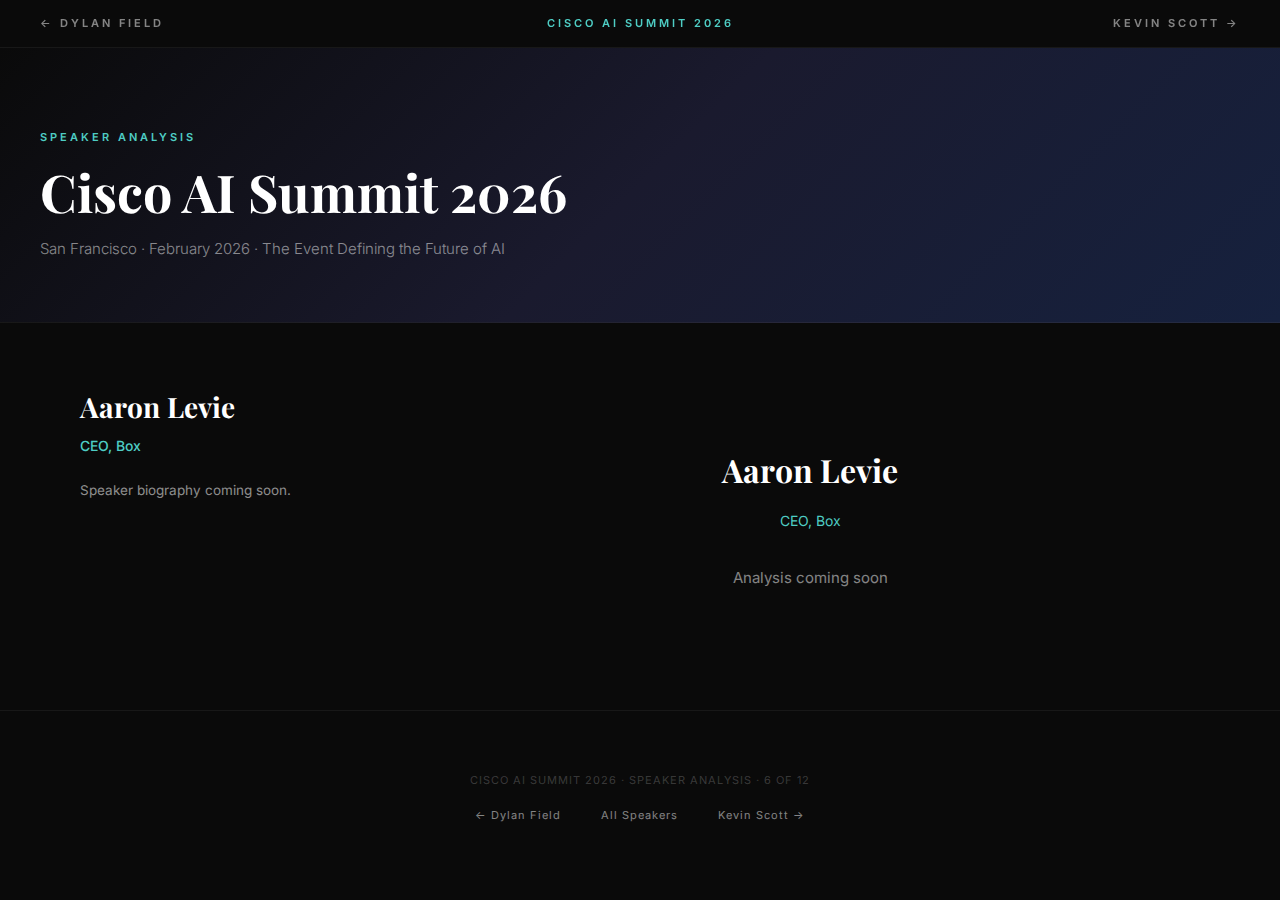
<file: speakers/aaron-levie.html>
<!DOCTYPE html>
<html lang="en">
<head>
<meta charset="UTF-8">
<meta name="viewport" content="width=device-width, initial-scale=1.0">
<title>Cisco AI Summit 2026 — Aaron Levie</title>
<link rel="stylesheet" href="../css/shared.css">
</head>
<body>

<div class="top-bar">
  <div class="nav-prev"><a href="dylan-field.html">← <span class="speaker-label">Dylan Field</span></a></div>
  <div class="nav-center"><a href="../index.html">Cisco AI Summit 2026</a></div>
  <div class="nav-next"><a href="kevin-scott.html"><span class="speaker-label">Kevin Scott</span> →</a></div>
</div>

<div class="hero">
  <div class="hero-label">Speaker Analysis</div>
  <h1>Cisco AI Summit 2026</h1>
  <div class="subtitle">San Francisco · February 2026 · The Event Defining the Future of AI</div>
</div>

<div class="content-wrap">
  <aside class="sidebar">
    <div class="sidebar-inner">
      <div class="speaker-name">Aaron Levie</div>
      <div class="speaker-role">CEO, Box</div>
      <div class="speaker-bio">Speaker biography coming soon.</div>
    </div>
  </aside>

  <div class="coming-soon">
    <h2>Aaron Levie</h2>
    <div class="cs-role">CEO, Box</div>
    <div class="cs-msg">Analysis coming soon</div>
  </div>
</div>

<div class="footer">
  CISCO AI SUMMIT 2026 · SPEAKER ANALYSIS · 6 OF 12
  <div class="footer-nav">
    <a href="dylan-field.html">← Dylan Field</a>
    <a href="../index.html">All Speakers</a>
    <a href="kevin-scott.html">Kevin Scott →</a>
  </div>
</div>

</body>
</html>
</file>
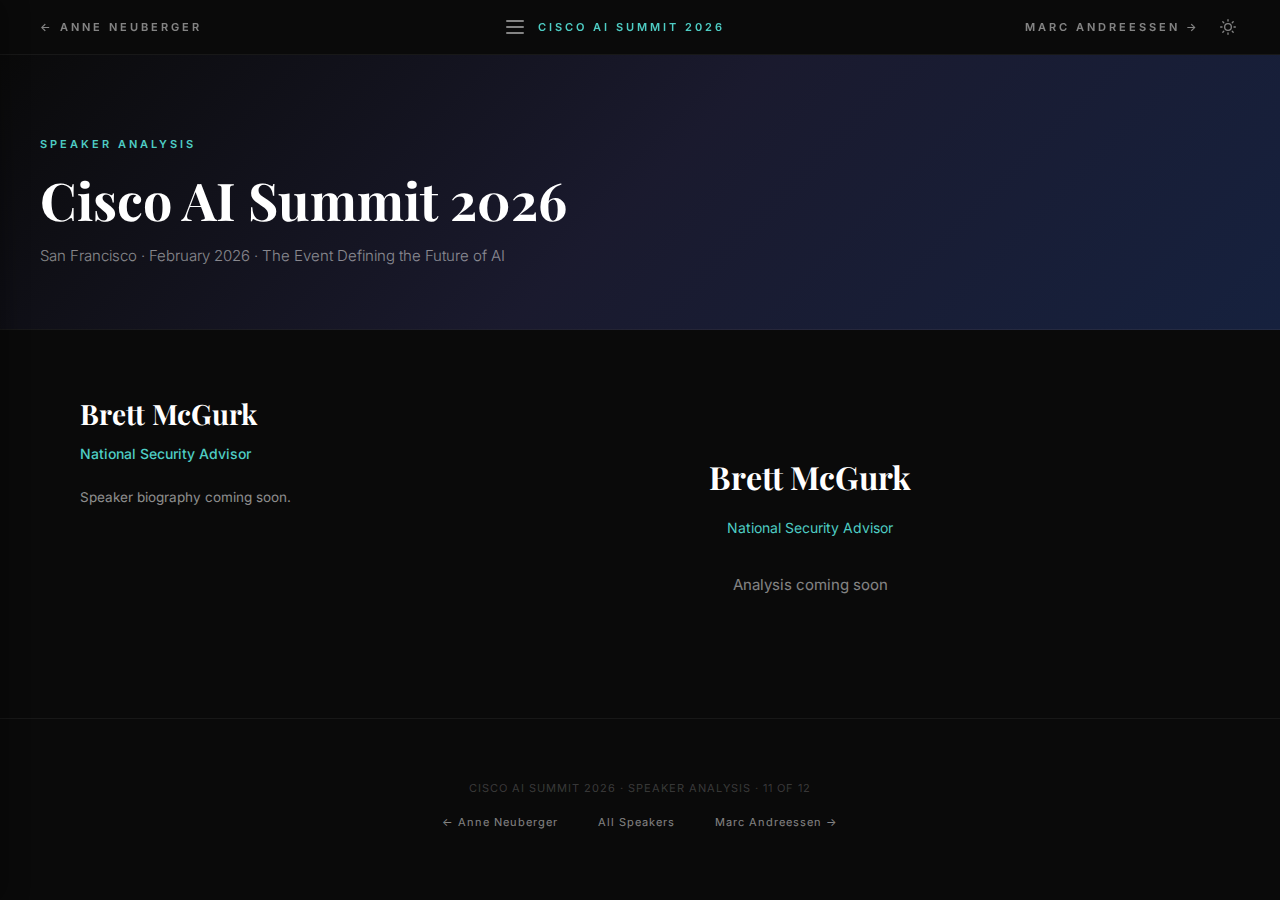
<file: speakers/brett-mcgurk.html>
<!DOCTYPE html>
<html lang="en">
<head>
<meta charset="UTF-8">
<meta name="viewport" content="width=device-width, initial-scale=1.0">
<title>Cisco AI Summit 2026 — Brett McGurk</title>
<link rel="stylesheet" href="../css/shared.css">
</head>
<body data-current-speaker="brett-mcgurk">

<div class="top-bar">
  <div class="nav-prev"><a href="anne-neuberger.html">← <span class="speaker-label">Anne Neuberger</span></a></div>
  <div class="nav-center"><a href="../index.html">Cisco AI Summit 2026</a></div>
  <div class="nav-next"><a href="marc-andreessen.html"><span class="speaker-label">Marc Andreessen</span> →</a></div>
</div>

<div class="hero">
  <div class="hero-label">Speaker Analysis</div>
  <h1>Cisco AI Summit 2026</h1>
  <div class="subtitle">San Francisco · February 2026 · The Event Defining the Future of AI</div>
</div>

<div class="content-wrap">
  <aside class="sidebar">
    <div class="sidebar-inner">
      <div class="speaker-name">Brett McGurk</div>
      <div class="speaker-role">National Security Advisor</div>
      <div class="speaker-bio">Speaker biography coming soon.</div>
    </div>
  </aside>

  <div class="coming-soon">
    <h2>Brett McGurk</h2>
    <div class="cs-role">National Security Advisor</div>
    <div class="cs-msg">Analysis coming soon</div>
  </div>
</div>

<div class="footer">
  CISCO AI SUMMIT 2026 · SPEAKER ANALYSIS · 11 OF 12
  <div class="footer-nav">
    <a href="anne-neuberger.html">← Anne Neuberger</a>
    <a href="../index.html">All Speakers</a>
    <a href="marc-andreessen.html">Marc Andreessen →</a>
  </div>
</div>

<script src="../js/shared.js"></script>
</body>
</html>
</file>
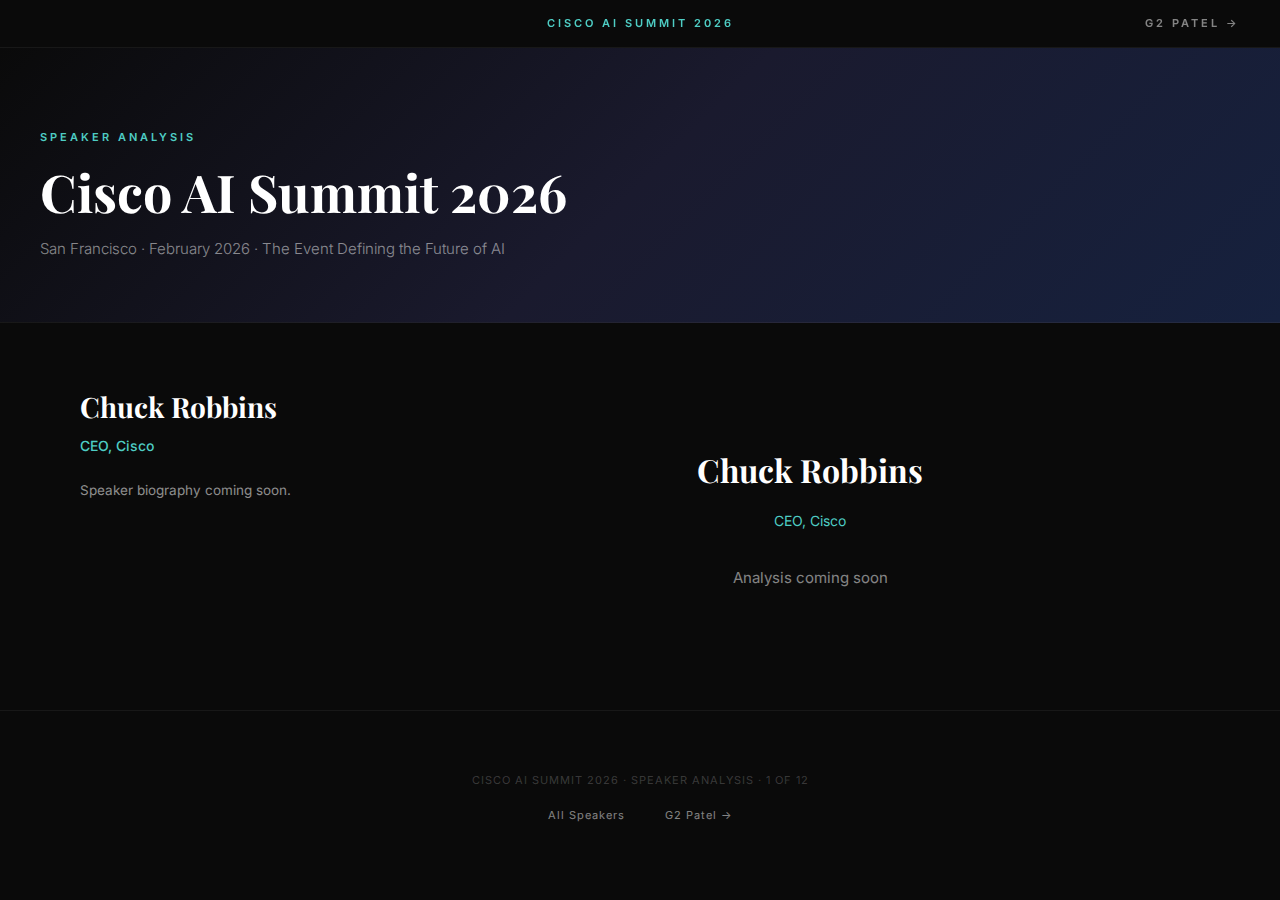
<file: speakers/chuck-robbins.html>
<!DOCTYPE html>
<html lang="en">
<head>
<meta charset="UTF-8">
<meta name="viewport" content="width=device-width, initial-scale=1.0">
<title>Cisco AI Summit 2026 — Chuck Robbins</title>
<link rel="stylesheet" href="../css/shared.css">
</head>
<body>

<div class="top-bar">
  <div class="nav-prev"></div>
  <div class="nav-center"><a href="../index.html">Cisco AI Summit 2026</a></div>
  <div class="nav-next"><a href="g2-patel.html"><span class="speaker-label">G2 Patel</span> →</a></div>
</div>

<div class="hero">
  <div class="hero-label">Speaker Analysis</div>
  <h1>Cisco AI Summit 2026</h1>
  <div class="subtitle">San Francisco · February 2026 · The Event Defining the Future of AI</div>
</div>

<div class="content-wrap">
  <aside class="sidebar">
    <div class="sidebar-inner">
      <div class="speaker-name">Chuck Robbins</div>
      <div class="speaker-role">CEO, Cisco</div>
      <div class="speaker-bio">Speaker biography coming soon.</div>
    </div>
  </aside>

  <div class="coming-soon">
    <h2>Chuck Robbins</h2>
    <div class="cs-role">CEO, Cisco</div>
    <div class="cs-msg">Analysis coming soon</div>
  </div>
</div>

<div class="footer">
  CISCO AI SUMMIT 2026 · SPEAKER ANALYSIS · 1 OF 12
  <div class="footer-nav">
    
    <a href="../index.html">All Speakers</a>
    <a href="g2-patel.html">G2 Patel →</a>
  </div>
</div>

</body>
</html>
</file>
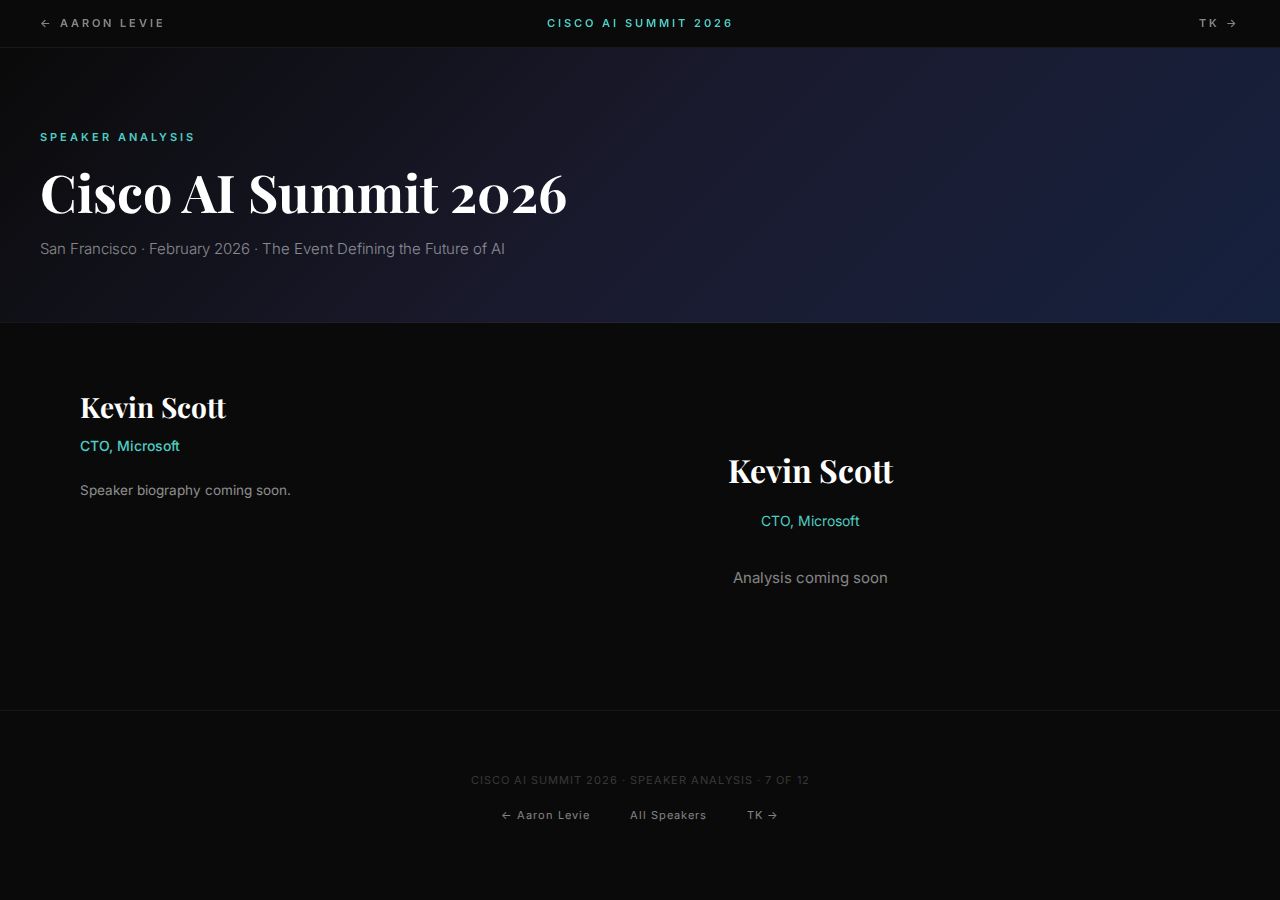
<file: speakers/kevin-scott.html>
<!DOCTYPE html>
<html lang="en">
<head>
<meta charset="UTF-8">
<meta name="viewport" content="width=device-width, initial-scale=1.0">
<title>Cisco AI Summit 2026 — Kevin Scott</title>
<link rel="stylesheet" href="../css/shared.css">
</head>
<body>

<div class="top-bar">
  <div class="nav-prev"><a href="aaron-levie.html">← <span class="speaker-label">Aaron Levie</span></a></div>
  <div class="nav-center"><a href="../index.html">Cisco AI Summit 2026</a></div>
  <div class="nav-next"><a href="tk-humane.html"><span class="speaker-label">TK</span> →</a></div>
</div>

<div class="hero">
  <div class="hero-label">Speaker Analysis</div>
  <h1>Cisco AI Summit 2026</h1>
  <div class="subtitle">San Francisco · February 2026 · The Event Defining the Future of AI</div>
</div>

<div class="content-wrap">
  <aside class="sidebar">
    <div class="sidebar-inner">
      <div class="speaker-name">Kevin Scott</div>
      <div class="speaker-role">CTO, Microsoft</div>
      <div class="speaker-bio">Speaker biography coming soon.</div>
    </div>
  </aside>

  <div class="coming-soon">
    <h2>Kevin Scott</h2>
    <div class="cs-role">CTO, Microsoft</div>
    <div class="cs-msg">Analysis coming soon</div>
  </div>
</div>

<div class="footer">
  CISCO AI SUMMIT 2026 · SPEAKER ANALYSIS · 7 OF 12
  <div class="footer-nav">
    <a href="aaron-levie.html">← Aaron Levie</a>
    <a href="../index.html">All Speakers</a>
    <a href="tk-humane.html">TK →</a>
  </div>
</div>

</body>
</html>
</file>
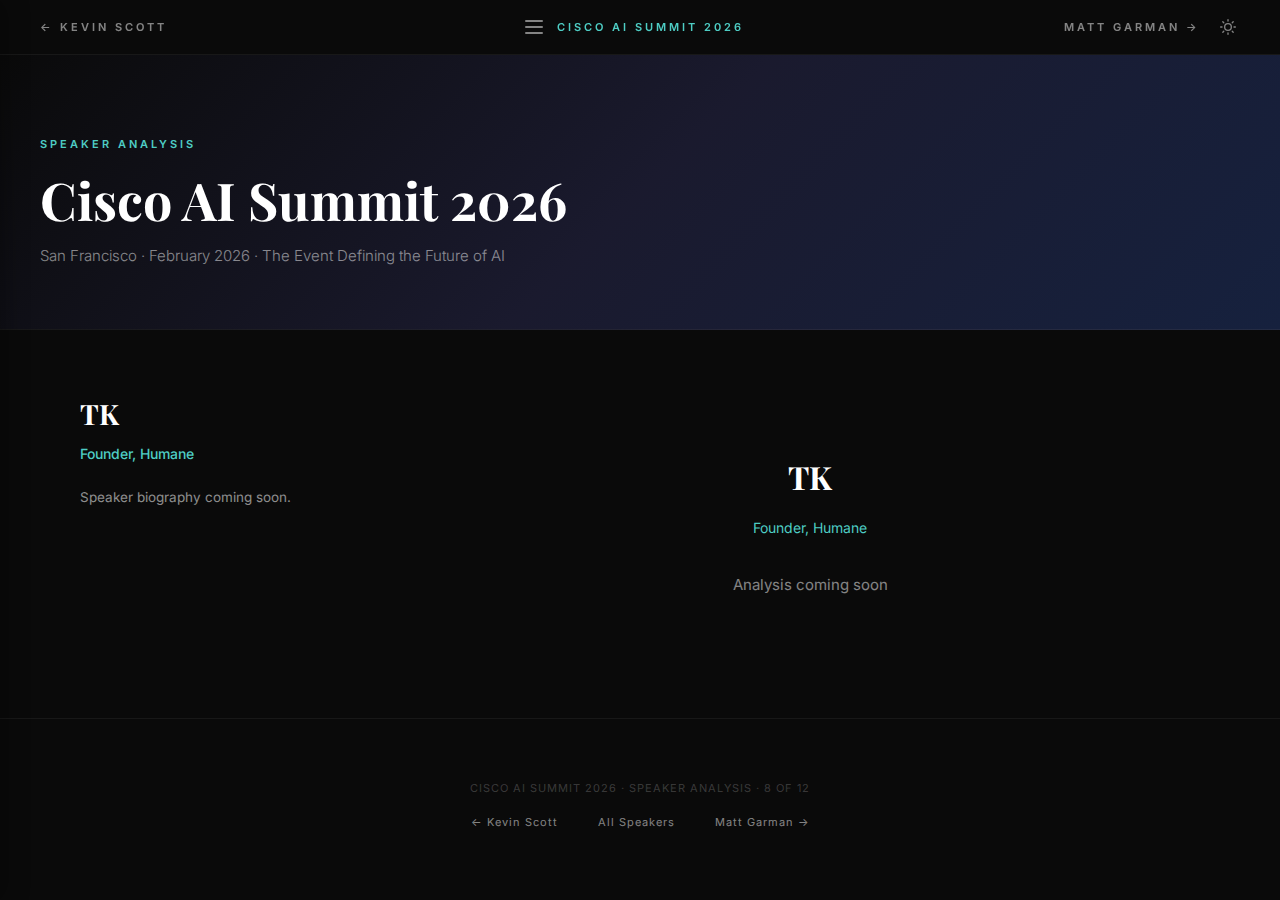
<file: speakers/tk-humane.html>
<!DOCTYPE html>
<html lang="en">
<head>
<meta charset="UTF-8">
<meta name="viewport" content="width=device-width, initial-scale=1.0">
<title>Cisco AI Summit 2026 — TK</title>
<link rel="stylesheet" href="../css/shared.css">
</head>
<body data-current-speaker="tk-humane">

<div class="top-bar">
  <div class="nav-prev"><a href="kevin-scott.html">← <span class="speaker-label">Kevin Scott</span></a></div>
  <div class="nav-center"><a href="../index.html">Cisco AI Summit 2026</a></div>
  <div class="nav-next"><a href="matt-garman.html"><span class="speaker-label">Matt Garman</span> →</a></div>
</div>

<div class="hero">
  <div class="hero-label">Speaker Analysis</div>
  <h1>Cisco AI Summit 2026</h1>
  <div class="subtitle">San Francisco · February 2026 · The Event Defining the Future of AI</div>
</div>

<div class="content-wrap">
  <aside class="sidebar">
    <div class="sidebar-inner">
      <div class="speaker-name">TK</div>
      <div class="speaker-role">Founder, Humane</div>
      <div class="speaker-bio">Speaker biography coming soon.</div>
    </div>
  </aside>

  <div class="coming-soon">
    <h2>TK</h2>
    <div class="cs-role">Founder, Humane</div>
    <div class="cs-msg">Analysis coming soon</div>
  </div>
</div>

<div class="footer">
  CISCO AI SUMMIT 2026 · SPEAKER ANALYSIS · 8 OF 12
  <div class="footer-nav">
    <a href="kevin-scott.html">← Kevin Scott</a>
    <a href="../index.html">All Speakers</a>
    <a href="matt-garman.html">Matt Garman →</a>
  </div>
</div>

<script src="../js/shared.js"></script>
</body>
</html>
</file>
<file: css/shared.css>
@import url('https://fonts.googleapis.com/css2?family=Inter:wght@300;400;500;600;700&family=Playfair+Display:ital,wght@0,700;1,400&display=swap');

/* ── CSS Variables ── */
:root {
  --bg: #0a0a0a;
  --bg-card: #111;
  --text-primary: #e8e8e8;
  --text-heading: #fff;
  --text-body: rgba(255,255,255,0.75);
  --text-muted: rgba(255,255,255,0.5);
  --text-faint: rgba(255,255,255,0.2);
  --text-nav: rgba(255,255,255,0.45);
  --text-bio: rgba(255,255,255,0.55);
  --text-thesis: rgba(255,255,255,0.6);
  --border: rgba(255,255,255,0.06);
  --border-subtle: rgba(255,255,255,0.04);
  --border-hover: rgba(255,255,255,0.08);
  --accent: #4ecdc4;
  --accent-bg: rgba(78, 205, 196, 0.05);
  --accent-border: rgba(78, 205, 196, 0.12);
  --accent-glow: rgba(78, 205, 196, 0.4);
  --accent-heading-bg: rgba(78, 205, 196, 0.15);
  --topbar-bg: rgba(10, 10, 10, 0.85);
  --hero-gradient: linear-gradient(135deg, #0a0a0a 0%, #1a1a2e 50%, #16213e 100%);
  --card-shadow: none;
  --card-hover-shadow: 0 8px 32px rgba(78, 205, 196, 0.08);
  --menu-bg: #111;
  --overlay-bg: rgba(0,0,0,0.5);
  --img-brightness: 0.65;
  --img-brightness-hover: 0.85;
}

[data-theme="light"] {
  --bg: #f5f5f5;
  --bg-card: #fff;
  --text-primary: #2a2a2a;
  --text-heading: #111;
  --text-body: rgba(0,0,0,0.72);
  --text-muted: rgba(0,0,0,0.5);
  --text-faint: rgba(0,0,0,0.15);
  --text-nav: rgba(0,0,0,0.45);
  --text-bio: rgba(0,0,0,0.55);
  --text-thesis: rgba(0,0,0,0.55);
  --border: rgba(0,0,0,0.1);
  --border-subtle: rgba(0,0,0,0.05);
  --border-hover: rgba(0,0,0,0.15);
  --accent: #2ba89e;
  --accent-bg: rgba(43, 168, 158, 0.07);
  --accent-border: rgba(43, 168, 158, 0.25);
  --accent-heading-bg: rgba(43, 168, 158, 0.15);
  --accent-glow: rgba(43, 168, 158, 0.3);
  --topbar-bg: rgba(245, 245, 245, 0.9);
  --hero-gradient: linear-gradient(135deg, #f5f5f5 0%, #e8e8f0 50%, #dde4ee 100%);
  --card-shadow: 0 1px 3px rgba(0,0,0,0.06);
  --card-hover-shadow: 0 8px 32px rgba(0,0,0,0.1);
  --menu-bg: #fff;
  --overlay-bg: rgba(0,0,0,0.3);
  --img-brightness: 0.75;
  --img-brightness-hover: 0.95;
}

* { margin: 0; padding: 0; box-sizing: border-box; }
html { scroll-behavior: smooth; }

body {
  font-family: 'Inter', sans-serif;
  background: var(--bg);
  color: var(--text-primary);
  line-height: 1.7;
  -webkit-font-smoothing: antialiased;
  transition: background-color 0.3s, color 0.3s;
}

/* ── Sticky top bar (speaker nav) ── */
.top-bar {
  position: sticky;
  top: 0;
  z-index: 100;
  background: var(--topbar-bg);
  backdrop-filter: blur(12px);
  border-bottom: 1px solid var(--border);
  padding: 14px 40px;
  font-size: 11px;
  letter-spacing: 3px;
  text-transform: uppercase;
  color: var(--text-muted);
  font-weight: 600;
  display: flex;
  align-items: center;
  justify-content: space-between;
  transition: background-color 0.3s, border-color 0.3s, color 0.3s;
}
.top-bar a {
  color: var(--text-muted);
  text-decoration: none;
  transition: color 0.2s;
}
.top-bar a:hover { color: var(--accent); }
.top-bar .nav-prev,
.top-bar .nav-next {
  min-width: 160px;
}
.top-bar .nav-prev { text-align: left; }
.top-bar .nav-next {
  text-align: right;
  display: flex;
  align-items: center;
  justify-content: flex-end;
  gap: 16px;
}
.top-bar .nav-center a { color: var(--accent); }
.top-bar .nav-center {
  text-align: center;
  display: flex;
  align-items: center;
  gap: 10px;
}
.top-bar.overview-bar { justify-content: center; position: relative; }
.top-bar.overview-bar span { color: var(--accent); }
.top-bar.overview-bar .nav-center {
  display: flex;
  align-items: center;
  gap: 10px;
}

/* ── Burger Button ── */
.burger-btn {
  background: none;
  border: none;
  color: var(--text-muted);
  cursor: pointer;
  padding: 4px;
  display: flex;
  align-items: center;
  transition: color 0.2s;
}
.burger-btn:hover { color: var(--accent); }

/* ── Theme Toggle ── */
.theme-toggle {
  background: none;
  border: none;
  color: var(--text-muted);
  cursor: pointer;
  padding: 4px;
  display: flex;
  align-items: center;
  transition: color 0.2s;
}
.theme-toggle:hover { color: var(--accent); }

/* ── Menu Overlay & Panel ── */
.menu-overlay {
  position: fixed;
  inset: 0;
  background: var(--overlay-bg);
  z-index: 200;
  opacity: 0;
  pointer-events: none;
  transition: opacity 0.3s;
}
.menu-overlay.open {
  opacity: 1;
  pointer-events: all;
}
.menu-panel {
  position: fixed;
  top: 0;
  left: 0;
  bottom: 0;
  width: 300px;
  max-width: 85vw;
  background: var(--menu-bg);
  z-index: 201;
  transform: translateX(-100%);
  transition: transform 0.3s ease, background-color 0.3s;
  box-shadow: 4px 0 24px rgba(0,0,0,0.3);
  overflow-y: auto;
}
.menu-panel.open { transform: translateX(0); }
.menu-header {
  display: flex;
  align-items: center;
  justify-content: space-between;
  padding: 20px 24px;
  border-bottom: 1px solid var(--border);
}
.menu-title {
  font-size: 10px;
  letter-spacing: 3px;
  text-transform: uppercase;
  color: var(--text-muted);
  font-weight: 700;
}
.menu-close {
  background: none;
  border: none;
  color: var(--text-muted);
  cursor: pointer;
  padding: 4px;
  display: flex;
  align-items: center;
  transition: color 0.2s;
}
.menu-close:hover { color: var(--accent); }
.menu-list {
  padding: 12px 0;
}
.menu-item {
  display: block;
  padding: 10px 24px 10px 22px;
  text-decoration: none;
  border-left: 2px solid transparent;
  transition: all 0.2s;
}
.menu-item:hover {
  border-left-color: var(--border-hover);
  background: var(--accent-bg);
}
.menu-item.active {
  border-left-color: var(--accent);
  background: var(--accent-bg);
}
.menu-item-name {
  display: block;
  font-size: 13px;
  font-weight: 600;
  color: var(--text-body);
  transition: color 0.2s;
}
.menu-item.active .menu-item-name { color: var(--accent); }
.menu-item:hover .menu-item-name { color: var(--text-heading); }
.menu-item-role {
  display: block;
  font-size: 11px;
  color: var(--text-muted);
  margin-top: 1px;
}
.menu-item-overview {
  margin-bottom: 8px;
  padding-bottom: 14px;
  border-bottom: 1px solid var(--border);
}

/* ── Hero ── */
.hero {
  padding: 80px 40px 60px;
  background: var(--hero-gradient);
  border-bottom: 1px solid var(--border);
  transition: border-color 0.3s;
}
.hero-label {
  font-size: 11px;
  letter-spacing: 3px;
  text-transform: uppercase;
  color: var(--accent);
  margin-bottom: 16px;
  font-weight: 600;
}
.hero h1 {
  font-family: 'Playfair Display', serif;
  font-size: clamp(32px, 5vw, 52px);
  font-weight: 700;
  line-height: 1.15;
  color: var(--text-heading);
  max-width: 700px;
  transition: color 0.3s;
}
.hero .subtitle {
  font-size: 15px;
  color: var(--text-muted);
  margin-top: 14px;
  font-weight: 300;
}

/* ── Two-column layout ── */
.content-wrap {
  display: flex;
  max-width: 1200px;
  margin: 0 auto;
  padding: 0 40px;
  gap: 60px;
}

/* ── Left sidebar ── */
.sidebar {
  width: 280px;
  flex-shrink: 0;
  padding-top: 60px;
}
.sidebar-inner {
  position: sticky;
  top: 60px;
}
.speaker-name {
  font-family: 'Playfair Display', serif;
  font-size: 28px;
  font-weight: 700;
  color: var(--text-heading);
  margin-bottom: 4px;
  transition: color 0.3s;
}
.speaker-role {
  font-size: 14px;
  color: var(--accent);
  font-weight: 500;
  margin-bottom: 20px;
}
.speaker-bio {
  font-size: 13.5px;
  color: var(--text-bio);
  line-height: 1.8;
  margin-bottom: 24px;
  transition: color 0.3s;
}

/* ── Video link ── */
.video-link {
  display: block;
  text-decoration: none;
  margin-bottom: 28px;
}
.video-thumb {
  position: relative;
  border-radius: 8px;
  overflow: hidden;
  aspect-ratio: 16/9;
}
.video-thumb img {
  width: 100%;
  height: 100%;
  object-fit: cover;
  filter: brightness(0.7);
  transition: filter 0.3s ease;
}
.video-link:hover .video-thumb img { filter: brightness(0.9); }
.play-overlay {
  position: absolute;
  top: 50%;
  left: 50%;
  transform: translate(-50%, -50%);
  width: 48px;
  height: 48px;
  background: rgba(0,0,0,0.6);
  border-radius: 50%;
  display: flex;
  align-items: center;
  justify-content: center;
  transition: background 0.2s;
}
.video-link:hover .play-overlay { background: rgba(78, 205, 196, 0.8); }
.play-overlay svg { margin-left: 3px; }
.video-time {
  position: absolute;
  bottom: 6px;
  right: 6px;
  background: rgba(0,0,0,0.8);
  color: #fff;
  font-size: 11px;
  padding: 2px 6px;
  border-radius: 4px;
  font-weight: 500;
}
.video-label {
  display: block;
  font-size: 11px;
  color: var(--text-muted);
  margin-top: 8px;
}

/* ── Sidebar nav ── */
.sidebar-nav {
  opacity: 1;
  transform: translateY(0);
  pointer-events: all;
}
.divider {
  height: 1px;
  background: var(--border-hover);
  margin-bottom: 20px;
  transition: background-color 0.3s;
}
.nav-label {
  font-size: 10px;
  letter-spacing: 3px;
  text-transform: uppercase;
  color: var(--text-faint);
  margin-bottom: 14px;
  font-weight: 700;
  transition: color 0.3s;
}
.nav-list {
  list-style: none;
  padding: 0;
}
.nav-list li {
  font-size: 12px;
  color: var(--text-nav);
  line-height: 1.55;
  padding: 7px 0 7px 14px;
  position: relative;
  cursor: pointer;
  transition: all 0.4s cubic-bezier(0.22, 1, 0.36, 1);
  border-left: 2px solid var(--border);
  transform: translateX(0);
}
.nav-list li:hover { color: var(--text-body); }
.nav-list li.active {
  color: var(--text-heading);
  font-weight: 600;
  border-left-color: var(--accent);
  transform: translateX(4px);
}
.nav-list li.active::after {
  content: '';
  position: absolute;
  left: -2px;
  top: 0;
  bottom: 0;
  width: 2px;
  background: var(--accent);
  box-shadow: 0 0 8px var(--accent-glow);
}

/* ── Right content ── */
.main-content {
  flex: 1;
  min-width: 0;
  padding: 60px 0 60vh;
}

/* ── TL;DR ── */
.tldr-opener {
  margin-bottom: 56px;
  padding-bottom: 48px;
  border-bottom: 1px solid var(--border);
  transition: border-color 0.3s;
}
.tldr-opener .label {
  font-size: 11px;
  letter-spacing: 3px;
  text-transform: uppercase;
  color: var(--accent);
  margin-bottom: 20px;
  font-weight: 700;
}
.tldr-opener ul {
  list-style: none;
  padding: 0;
}
.tldr-opener li {
  font-size: 15px;
  color: var(--text-body);
  line-height: 1.75;
  padding: 10px 0 10px 20px;
  position: relative;
  border-bottom: 1px solid var(--border-subtle);
  cursor: pointer;
  transition: color 0.2s, border-color 0.3s;
}
.tldr-opener li:last-child { border-bottom: none; }
.tldr-opener li::before {
  content: '→';
  position: absolute;
  left: 0;
  color: var(--accent);
  font-weight: 600;
}
.tldr-opener li:hover { color: var(--text-heading); }

/* ── Narrative ── */
.pull-quote {
  margin: 48px 0;
  padding: 36px 0;
  border-top: 1px solid var(--border);
  border-bottom: 1px solid var(--border);
  transition: border-color 0.3s;
}
.pull-quote p {
  font-family: 'Playfair Display', serif;
  font-size: clamp(20px, 3vw, 26px);
  font-style: italic;
  line-height: 1.5;
  color: var(--text-heading);
  transition: color 0.3s;
}
.pull-quote .attribution {
  font-family: 'Inter', sans-serif;
  font-style: normal;
  font-size: 12px;
  color: var(--text-nav);
  margin-top: 14px;
}
.narrative-section {
  margin-bottom: 8px;
  scroll-margin-top: 80px;
  transition: border-color 0.6s ease, background 0.6s ease;
  border-left: 3px solid transparent;
  padding-left: 24px;
  border-radius: 4px;
}
.narrative-section.flash {
  border-left-color: var(--accent);
  background: var(--accent-bg);
}
.section-label {
  font-size: 11px;
  letter-spacing: 2px;
  text-transform: uppercase;
  color: var(--accent);
  font-weight: 700;
  margin-bottom: 14px;
  display: flex;
  align-items: center;
  gap: 10px;
}
.section-label .num {
  font-size: 10px;
  color: rgba(78, 205, 196, 0.5);
  font-weight: 600;
}
.section-label .line {
  flex: 1;
  height: 1px;
  background: var(--border);
  transition: background-color 0.3s;
}
.narrative-section p {
  font-size: 16px;
  line-height: 1.85;
  color: var(--text-body);
  margin-bottom: 24px;
  transition: color 0.3s;
}
.narrative-section strong { color: var(--text-heading); font-weight: 600; transition: color 0.3s; }
.narrative-section .highlight { color: var(--accent); font-weight: 500; }

.insight-card {
  background: var(--accent-bg);
  border: 1px solid var(--accent-border);
  border-radius: 10px;
  padding: 24px 28px;
  margin: 32px 0;
  transition: background-color 0.3s, border-color 0.3s;
}
.insight-card .label {
  font-size: 10px;
  letter-spacing: 2px;
  text-transform: uppercase;
  color: var(--accent);
  margin-bottom: 10px;
  font-weight: 600;
}
.insight-card p {
  font-size: 14px;
  color: var(--text-body);
  line-height: 1.75;
  margin-bottom: 0;
  transition: color 0.3s;
}

.footer {
  padding: 60px 40px;
  text-align: center;
  border-top: 1px solid var(--border);
  color: var(--text-faint);
  font-size: 11px;
  letter-spacing: 1px;
  transition: border-color 0.3s, color 0.3s;
}
.footer a {
  color: var(--text-muted);
  text-decoration: none;
  transition: color 0.2s;
}
.footer a:hover { color: var(--accent); }
.footer .footer-nav {
  margin-top: 16px;
  display: flex;
  justify-content: center;
  gap: 40px;
}

/* ── Overview: Sort Toggle ── */
.sort-bar {
  display: flex;
  justify-content: center;
  gap: 8px;
  padding: 24px 40px;
}
.sort-pill {
  font-size: 11px;
  letter-spacing: 2px;
  text-transform: uppercase;
  font-weight: 600;
  padding: 8px 20px;
  border-radius: 100px;
  border: 1px solid var(--accent);
  background: transparent;
  color: var(--accent);
  cursor: pointer;
  transition: all 0.2s;
}
.sort-pill.active {
  background: var(--accent);
  color: var(--bg);
}
.sort-pill:hover:not(.active) {
  background: rgba(78, 205, 196, 0.1);
}

/* ── Overview: Speaker Grid ── */
.speaker-grid {
  display: grid;
  grid-template-columns: repeat(3, 1fr);
  gap: 24px;
  max-width: 1200px;
  margin: 0 auto;
  padding: 0 40px 80px;
  transition: opacity 0.3s ease;
}
.theme-header {
  grid-column: 1 / -1;
  font-size: 11px;
  letter-spacing: 3px;
  text-transform: uppercase;
  color: var(--accent);
  font-weight: 700;
  padding: 24px 0 8px;
  border-bottom: 1px solid var(--accent-heading-bg);
  margin-bottom: 0;
}
.speaker-card {
  background: var(--bg-card);
  border: 1px solid var(--border);
  border-radius: 12px;
  overflow: hidden;
  text-decoration: none;
  transition: transform 0.3s ease, border-color 0.3s ease, box-shadow 0.3s ease, background-color 0.3s;
  display: block;
  box-shadow: var(--card-shadow);
}
.speaker-card:hover {
  transform: translateY(-4px);
  border-color: rgba(78, 205, 196, 0.2);
  box-shadow: var(--card-hover-shadow);
}
.speaker-card .card-img {
  aspect-ratio: 16/9;
  overflow: hidden;
}
.speaker-card .card-img img {
  width: 100%;
  height: 100%;
  object-fit: cover;
  filter: brightness(var(--img-brightness));
  transition: filter 0.3s;
}
.speaker-card:hover .card-img img { filter: brightness(var(--img-brightness-hover)); }
.speaker-card .card-body {
  padding: 20px;
}
.speaker-card .card-name {
  font-family: 'Playfair Display', serif;
  font-size: 18px;
  font-weight: 700;
  color: var(--text-heading);
  margin-bottom: 4px;
  transition: color 0.3s;
}
.speaker-card .card-role {
  font-size: 13px;
  color: var(--accent);
  font-weight: 500;
  margin-bottom: 8px;
}
.speaker-card .card-thesis {
  font-size: 13px;
  color: var(--text-thesis);
  line-height: 1.6;
  transition: color 0.3s;
}

/* ── Content Tabs (Narrative / Quick Take) ── */
.content-tabs {
  display: flex;
  gap: 0;
  margin-bottom: 48px;
  border-bottom: 1px solid var(--border-hover);
  transition: border-color 0.3s;
  position: sticky;
  top: 47px;
  z-index: 50;
  background: var(--bg);
  padding-top: 8px;
}
.content-tab {
  font-size: 12px;
  letter-spacing: 2px;
  text-transform: uppercase;
  font-weight: 600;
  padding: 14px 24px;
  color: var(--text-nav);
  cursor: pointer;
  border-bottom: 2px solid transparent;
  transition: all 0.3s ease;
  background: none;
  border-top: none;
  border-left: none;
  border-right: none;
}
.content-tab:hover { color: var(--text-body); }
.content-tab.active {
  color: var(--accent);
  border-bottom-color: var(--accent);
}
.tab-content {
  display: none;
  animation: tabFadeIn 0.4s ease;
}
.tab-content.active { display: block; }
@keyframes tabFadeIn {
  from { opacity: 0; transform: translateY(8px); }
  to { opacity: 1; transform: translateY(0); }
}

/* ── Quick Take styles ── */
.quick-take { padding-bottom: 60vh; }
.qt-section {
  margin-bottom: 40px;
  scroll-margin-top: 120px;
}
.qt-section .qt-label {
  font-size: 11px;
  letter-spacing: 3px;
  text-transform: uppercase;
  color: var(--accent);
  font-weight: 700;
  margin-bottom: 16px;
}
.qt-tldr {
  font-size: 16px;
  line-height: 1.85;
  color: var(--text-body);
  margin-bottom: 32px;
  padding-bottom: 32px;
  border-bottom: 1px solid var(--border);
  transition: color 0.3s, border-color 0.3s;
}
.qt-points {
  list-style: none;
  padding: 0;
}
.qt-points li {
  margin-bottom: 24px;
  padding-left: 20px;
  position: relative;
}
.qt-points li::before {
  content: '';
  position: absolute;
  left: 0;
  top: 10px;
  width: 6px;
  height: 6px;
  border-radius: 50%;
  background: var(--accent);
}
.qt-points .qt-point-title {
  font-size: 15px;
  font-weight: 600;
  color: var(--text-heading);
  margin-bottom: 4px;
  transition: color 0.3s;
}
.qt-points .qt-point-body {
  font-size: 14px;
  color: var(--text-body);
  line-height: 1.75;
  transition: color 0.3s;
}
.qt-quote {
  margin: 32px 0;
  padding: 28px;
  background: var(--accent-bg);
  border-left: 3px solid var(--accent);
  border-radius: 0 8px 8px 0;
  transition: background-color 0.3s;
}
.qt-quote p {
  font-family: 'Playfair Display', serif;
  font-size: 18px;
  font-style: italic;
  line-height: 1.6;
  color: var(--text-heading);
  transition: color 0.3s;
}
.qt-why {
  font-size: 15px;
  line-height: 1.85;
  color: var(--text-body);
  transition: color 0.3s;
}

/* ── Coming Soon (placeholder pages) ── */
.coming-soon {
  flex: 1;
  min-width: 0;
  padding: 120px 0;
  text-align: center;
}
.coming-soon h2 {
  font-family: 'Playfair Display', serif;
  font-size: 32px;
  color: var(--text-heading);
  margin-bottom: 12px;
  transition: color 0.3s;
}
.coming-soon .cs-role {
  font-size: 14px;
  color: var(--accent);
  margin-bottom: 32px;
}
.coming-soon .cs-msg {
  font-size: 15px;
  color: var(--text-muted);
  transition: color 0.3s;
}

/* ── Mobile ── */
@media (max-width: 768px) {
  .content-wrap { flex-direction: column; padding: 0 24px; gap: 0; }
  .sidebar { width: 100%; padding-top: 40px; padding-bottom: 32px; border-bottom: 1px solid var(--border); }
  .sidebar-inner { position: relative; top: 0; }
  .sidebar-nav { display: none; }
  .main-content { padding: 40px 0 80px; }
  .hero { padding: 60px 24px 40px; }
  .top-bar { padding: 12px 24px; }
  .top-bar .speaker-label { display: none; }
  .speaker-grid { grid-template-columns: 1fr; padding: 0 24px 60px; }
  .sort-bar { padding: 20px 24px; }
}
@media (max-width: 1024px) and (min-width: 769px) {
  .speaker-grid { grid-template-columns: repeat(2, 1fr); }
}
</file>
